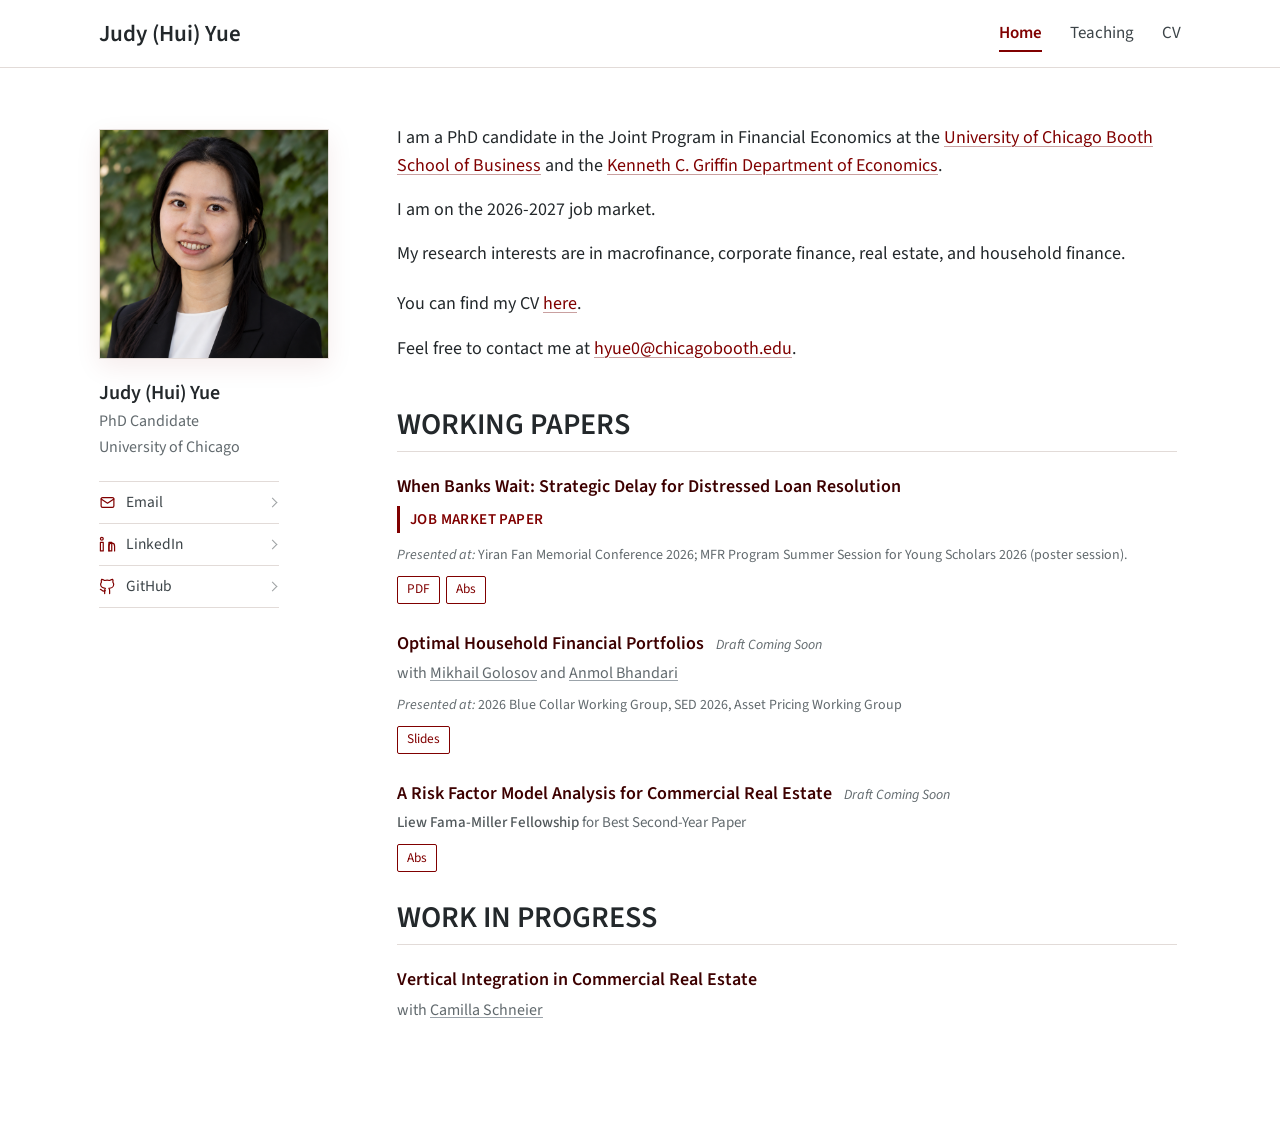
<file: index.html>
<!DOCTYPE html>
<html lang="en">
<head>
  <meta charset="UTF-8" />
  <meta name="viewport" content="width=device-width, initial-scale=1.0" />

  <title>Judy (Hui) Yue | University of Chicago</title>
  <meta name="description" content="Judy (Hui) Yue is a PhD candidate in the Joint Program in Financial Economics at the University of Chicago, working on macrofinance, corporate finance, real estate, and household finance.">
  <meta name="author" content="Judy (Hui) Yue">
  <meta name="robots" content="index,follow,max-image-preview:large">
  <link rel="canonical" href="https://judyyuehui.github.io/">

  <meta property="og:type" content="profile">
  <meta property="og:title" content="Judy (Hui) Yue | University of Chicago">
  <meta property="og:description" content="PhD candidate in Financial Economics at the University of Chicago. Research in macrofinance, corporate finance, real estate, and household finance.">
  <meta property="og:url" content="https://judyyuehui.github.io/">
  <meta property="og:image" content="https://judyyuehui.github.io/Judy_Yue.png?v=2b98957488">
  <meta property="og:image:alt" content="Portrait of Judy (Hui) Yue">
  <meta property="profile:first_name" content="Judy">
  <meta property="profile:last_name" content="Yue">
  <meta name="twitter:card" content="summary">
  <meta name="twitter:title" content="Judy (Hui) Yue | University of Chicago">
  <meta name="twitter:description" content="PhD candidate in Financial Economics at the University of Chicago.">
  <meta name="twitter:image" content="https://judyyuehui.github.io/Judy_Yue.png?v=2b98957488">

  <script type="application/ld+json">
  {
    "@context": "https://schema.org",
    "@type": "ProfilePage",
    "@id": "https://judyyuehui.github.io/#profile-page",
    "url": "https://judyyuehui.github.io/",
    "name": "Judy (Hui) Yue | University of Chicago",
    "description": "Judy (Hui) Yue is a PhD candidate in the Joint Program in Financial Economics at the University of Chicago.",
    "mainEntity": {
      "@type": "Person",
      "@id": "https://judyyuehui.github.io/#judy-yue",
      "name": "Judy (Hui) Yue",
      "givenName": "Judy",
      "familyName": "Yue",
      "url": "https://judyyuehui.github.io/",
      "image": "https://judyyuehui.github.io/Judy_Yue.png?v=2b98957488",
      "email": "mailto:hyue0@chicagobooth.edu",
      "jobTitle": "PhD Candidate in Financial Economics",
      "description": "PhD candidate researching macrofinance, corporate finance, real estate, and household finance.",
      "affiliation": [
        {
          "@type": "CollegeOrUniversity",
          "name": "University of Chicago Booth School of Business",
          "url": "https://www.chicagobooth.edu/"
        },
        {
          "@type": "CollegeOrUniversity",
          "name": "Kenneth C. Griffin Department of Economics, University of Chicago",
          "url": "https://economics.uchicago.edu/"
        }
      ],
      "knowsAbout": [
        "Macrofinance",
        "Corporate finance",
        "Real estate finance",
        "Household finance"
      ],
      "sameAs": [
        "https://github.com/judyyuehui"
      ]
    }
  }
  </script>

  <link rel="preconnect" href="https://fonts.googleapis.com">
  <link rel="preconnect" href="https://fonts.gstatic.com" crossorigin>
  <link
    href="https://fonts.googleapis.com/css2?family=Lato:wght@300;400;700&family=Source+Sans+Pro:ital,wght@0,300;0,400;0,500;0,600;0,700;1,400;1,600&display=swap"
    rel="stylesheet"
  >

  <link rel="stylesheet" href="style.css?v=20261015-square-photo" />
</head>

<body class="home-page">

  <header class="topbar">
    <a class="site-name" href="index.html">Judy (Hui) Yue</a>

    <nav class="nav-links">
      <a href="index.html" class="active-white">Home</a>
      <a href="teaching.html">Teaching</a>
      <a href="judyyue_cv.pdf">CV</a>
    </nav>
  </header>

  <main class="home-content">
    <div class="home-wrapper">

      <aside class="photo-column">
        <div class="profile-photo-frame">
          <img class="profile-photo" src="Judy_Yue.png?v=2b98957488" alt="Judy (Hui) Yue" width="1436" height="1916">
        </div>
        <h1 class="profile-name">Judy (Hui) Yue</h1>
        <p class="profile-role">PhD Candidate</p>
        <p class="profile-affiliation">University of Chicago</p>

        <div class="profile-links">
          <a href="mailto:hyue0@chicagobooth.edu">
            <svg class="profile-link-icon" viewBox="0 0 24 24" fill="none" stroke="currentColor" stroke-width="1.7" stroke-linecap="round" stroke-linejoin="round" aria-hidden="true" focusable="false">
              <rect x="3" y="5" width="18" height="14" rx="2"/>
              <path d="M3 7l9 6 9-6"/>
            </svg>
            <span>Email</span>
          </a>
          <a href="https://www.linkedin.com/in/hui-judy-yue-6956b2119/" target="_blank" rel="me noopener">
            <svg class="profile-link-icon" viewBox="0 0 24 24" fill="none" stroke="currentColor" stroke-width="1.7" stroke-linecap="round" stroke-linejoin="round" aria-hidden="true" focusable="false">
              <rect x="2" y="9" width="4" height="12"/>
              <circle cx="4" cy="4" r="2"/>
              <path d="M22 21v-7a4 4 0 0 0-8 0v7"/>
              <path d="M14 9h4v12h-4z"/>
            </svg>
            <span>LinkedIn</span>
          </a>
          <a href="https://github.com/judyyuehui" target="_blank" rel="me noopener">
            <svg class="profile-link-icon" viewBox="0 0 24 24" fill="none" stroke="currentColor" stroke-width="1.7" stroke-linecap="round" stroke-linejoin="round" aria-hidden="true" focusable="false">
              <path d="M15 22v-4a4.8 4.8 0 0 0-1-3.5c3.28 0 6.72-2 6.72-5.5A4.8 4.8 0 0 0 19.5 5.7 4.46 4.46 0 0 0 19.38 2S18.42 1.7 15 3.48a13.38 13.38 0 0 0-7 0C4.58 1.7 3.62 2 3.62 2a4.46 4.46 0 0 0-.12 3.7A4.8 4.8 0 0 0 2.28 9c0 3.5 3.44 5.5 6.72 5.5A4.8 4.8 0 0 0 8 18v4"/>
              <path d="M9 18c-4.51 2-5-2-7-2"/>
            </svg>
            <span>GitHub</span>
          </a>
        </div>
      </aside>

      <div class="bio-column">
        <p>
          I am a PhD candidate in the Joint Program in Financial Economics at the
          <a href="https://www.chicagobooth.edu/" target="_blank" rel="noopener">University of Chicago Booth School of Business</a>
          and the
          <a href="https://economics.uchicago.edu/" target="_blank" rel="noopener">Kenneth C. Griffin Department of Economics</a>.
        </p>

        <p>I am on the 2026-2027 job market.</p>

        <p class="research-summary">
          My research interests are in macrofinance, corporate finance, real
          estate, and household finance.
        </p>

        <div class="contact-block">
          <p class="cv-line">
            You can find my CV
            <a href="judyyue_cv.pdf">here</a>.
          </p>
          <p>
            Feel free to contact me at
            <a href="mailto:hyue0@chicagobooth.edu">hyue0@chicagobooth.edu</a>.
          </p>
        </div>

        <section class="home-research research-list" id="research" aria-label="Research">

          <h2 class="section-heading">Working Papers</h2>

          <article class="paper">
            <p class="paper-title">
              <strong>When Banks Wait: Strategic Delay for Distressed Loan Resolution</strong>
            </p>

            <p class="paper-jmp">Job Market Paper</p>

            <p class="paper-presentations">
              <em>Presented at:</em> Yiran Fan Memorial Conference 2026;
              MFR Program Summer Session for Young Scholars 2026 (poster session).
            </p>

            <div class="paper-actions">
              <a class="paper-action" href="judyyue_jmp.pdf" aria-label="Read job market paper (PDF)">PDF</a>
              <button class="paper-action abstract-button" type="button" aria-label="Show abstract" title="Show abstract" aria-expanded="false" aria-controls="home-abstract-when-banks-wait">Abs</button>
            </div>

            <div class="paper-abstract-panel" id="home-abstract-when-banks-wait" hidden>
              <p class="paper-abstract">
                Why do delayed loan resolution and low trading activity in
                collateral markets occur together after a sectoral shock? This
                paper proposes a price-discovery mechanism to explain these
                patterns. I develop a dynamic model of loan resolution in which
                resolving a loan reveals information that other banks can use to
                obtain higher expected prices from risk-averse developers. Price
                discovery therefore becomes a public good. Banks have incentives
                to wait for others to resolve their loans, while earlier
                resolutions encourage more resolutions in subsequent periods.
                When initial uncertainty is high, these incentives can prolong
                distress and sustain low trading activity. I test three
                predictions of the model using loan-level data from the
                commercial real estate market following the rise of work from
                home. First, earlier loan resolutions in a local market predict
                fewer loan extensions in subsequent periods, regardless of
                whether the price news is good or bad. Second, for resolutions
                involving property sales, this relationship is significantly
                stronger in states where transaction prices are publicly
                disclosed. Third, an additional prior resolution is associated
                with a larger proportional increase in subsequent resolution
                probability in markets with greater exposure to work from home.
                Together, these findings support a mechanism whereby
                individually optimal waiting for information can lead to a
                persistently cold market and delayed resolution of distressed
                loans.
              </p>
            </div>
          </article>

          <article class="paper">
            <p class="paper-title">
              <strong>Optimal Household Financial Portfolios</strong>
              <em class="draft-note">Draft Coming Soon</em>
            </p>

            <p class="paper-note">
              with <a class="coauthor-link" href="https://voices.uchicago.edu/golosov/" target="_blank" rel="noopener">Mikhail Golosov</a> and <a class="coauthor-link" href="https://www.bhandarianmol.com/" target="_blank" rel="noopener">Anmol Bhandari</a>
            </p>

            <p class="paper-presentations">
              <em>Presented at:</em> 2026 Blue Collar Working Group, SED 2026, Asset Pricing Working Group
            </p>

            <div class="paper-actions">
              <a class="paper-action" href="https://www.bhandarianmol.com/s/slides_draft03h.pdf" target="_blank" rel="noopener" aria-label="View slides for Optimal Household Financial Portfolios (PDF)">Slides</a>
            </div>
          </article>

          <article class="paper">
            <p class="paper-title">
              <strong>A Risk Factor Model Analysis for Commercial Real Estate</strong>
              <em class="draft-note">Draft Coming Soon</em>
            </p>

            <p class="paper-award">
              <span class="paper-award-text">
                <strong>Liew Fama-Miller Fellowship</strong> for Best Second-Year Paper
              </span>
            </p>

            <div class="paper-actions">
              <button class="paper-action abstract-button" type="button" aria-label="Show abstract" title="Show abstract" aria-expanded="false" aria-controls="home-abstract-cre-risk-factor">Abs</button>
            </div>

            <div class="paper-abstract-panel" id="home-abstract-cre-risk-factor" hidden>
              <p class="paper-abstract">
                This study investigates how risks in other financial markets
                affect returns in CRE. I introduce a new approach that blends
                traditional analysis with a technique to adjust for price delays
                caused by slow market activity. The research finds that factors
                related to bonds are better predictors of CRE returns than those
                related to stocks. This suggests that CRE might protect against
                certain financial risks. The study also shows that CRE returns
                are influenced by economic cycles and credit availability.
                Interestingly, CREs with higher exposure to risks in the
                financial sector tend to have lower returns, indicating that CRE
                may help reduce certain financial system risks.
              </p>
            </div>
          </article>

          <h2 class="section-heading section-heading-secondary">Work in Progress</h2>

          <article class="paper">
            <p class="paper-title">
              <strong>Vertical Integration in Commercial Real Estate</strong>
            </p>
            <p class="paper-note">
              with <a class="coauthor-link" href="https://camillaschneier.github.io/" target="_blank" rel="noopener">Camilla Schneier</a>
            </p>
          </article>

        </section>
      </div>

    </div>
  </main>

  <script>
    document.querySelectorAll(".abstract-button").forEach((button) => {
      button.addEventListener("click", () => {
        const panel = document.getElementById(button.getAttribute("aria-controls"));
        const isExpanded = button.getAttribute("aria-expanded") === "true";

        button.setAttribute("aria-expanded", String(!isExpanded));
        button.setAttribute("aria-label", isExpanded ? "Show abstract" : "Hide abstract");
        button.setAttribute("title", isExpanded ? "Show abstract" : "Hide abstract");
        panel.hidden = isExpanded;
      });
    });
  </script>

</body>
</html>
</file>
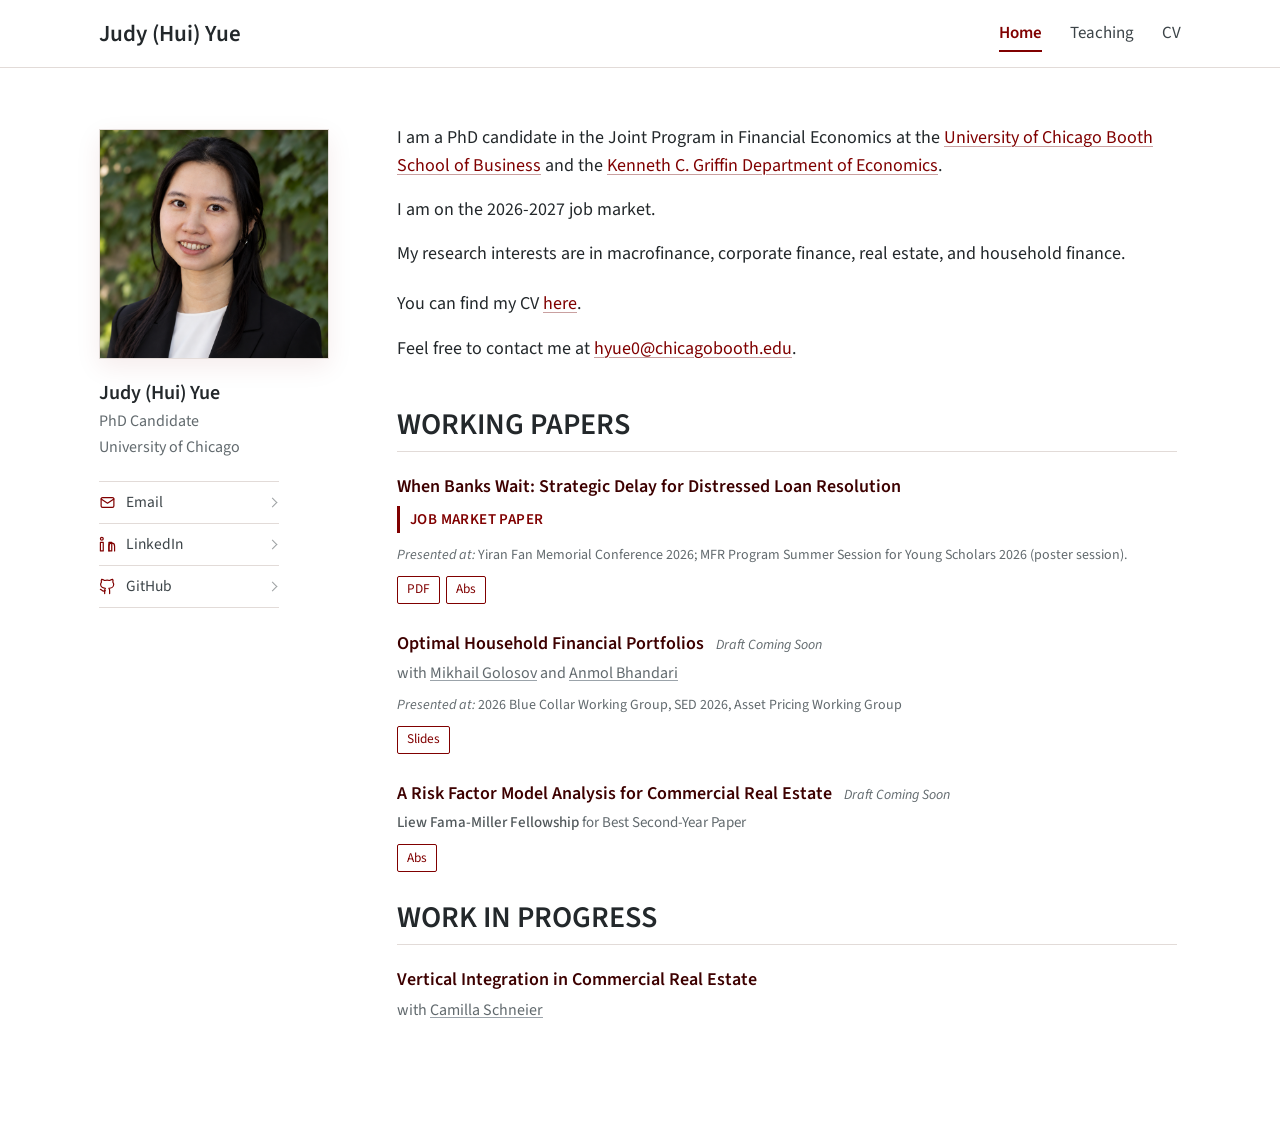
<file: research.html>
<!DOCTYPE html>
<html lang="en">
<head>
  <meta charset="UTF-8" />
  <meta name="viewport" content="width=device-width, initial-scale=1.0" />

  <title>Research | Judy (Hui) Yue</title>
  <meta name="description" content="Research by Judy (Hui) Yue in macrofinance, corporate finance, real estate, and household finance." />
  <link rel="canonical" href="https://judyyuehui.github.io/#research" />
  <meta http-equiv="refresh" content="0; url=index.html#research" />

  <script>
    window.location.replace("index.html#research");
  </script>
</head>
<body>
  <p>Research is now available on the <a href="index.html#research">homepage</a>.</p>
</body>
</html>
</file>
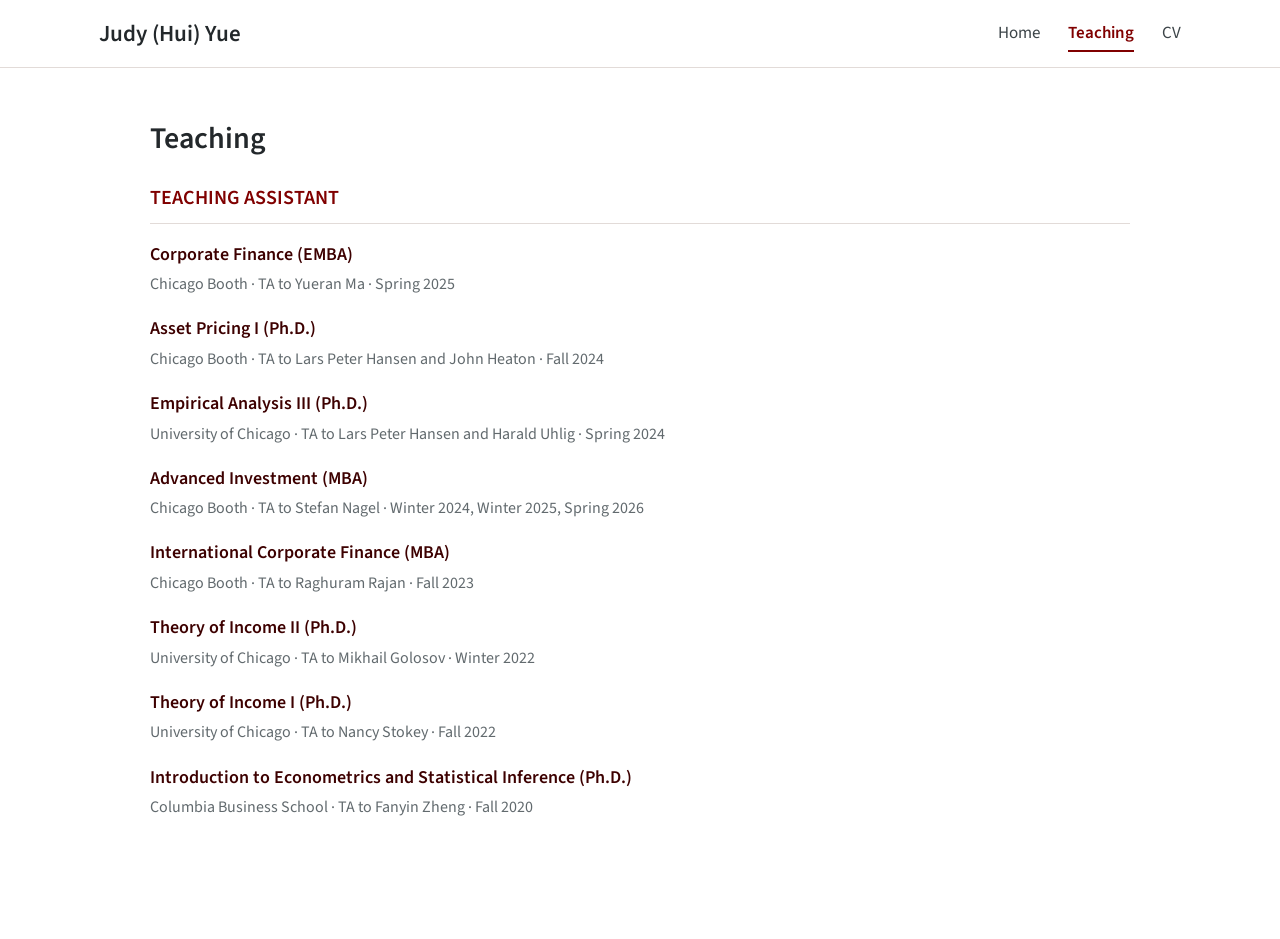
<file: teaching.html>
<!DOCTYPE html>
<html lang="en">
<head>
  <meta charset="UTF-8" />
  <meta name="viewport" content="width=device-width, initial-scale=1.0" />

  <title>Teaching | Judy (Hui) Yue</title>
  <meta name="description" content="Teaching experience of Judy (Hui) Yue at the University of Chicago Booth School of Business and Columbia Business School.">
  <link rel="canonical" href="https://judyyuehui.github.io/teaching.html">

  <meta property="og:type" content="article">
  <meta property="og:title" content="Teaching | Judy (Hui) Yue">
  <meta property="og:description" content="Teaching assistant experience at Chicago Booth, University of Chicago, and Columbia Business School.">
  <meta property="og:url" content="https://judyyuehui.github.io/teaching.html">
  <meta property="og:image" content="https://judyyuehui.github.io/Judy_Yue.png?v=2b98957488">

  <link rel="preconnect" href="https://fonts.googleapis.com">
  <link rel="preconnect" href="https://fonts.gstatic.com" crossorigin>
  <link
    href="https://fonts.googleapis.com/css2?family=Lato:wght@300;400;700&family=Source+Sans+Pro:ital,wght@0,300;0,400;0,500;0,600;0,700;1,400;1,600&display=swap"
    rel="stylesheet"
  >

  <link rel="stylesheet" href="style.css" />
</head>

<body class="teaching-page">

  <header class="topbar">
    <a class="site-name" href="index.html">Judy (Hui) Yue</a>

    <nav class="nav-links">
      <a href="index.html">Home</a>
      <a href="teaching.html" class="active-white">Teaching</a>
      <a href="judyyue_cv.pdf">CV</a>
    </nav>
  </header>

  <main class="page-content">
    <div class="page-wrapper">

      <h1 class="page-title">Teaching</h1>

      <div class="research-list teaching-list">

        <h2 class="section-heading">Teaching Assistant</h2>

        <article class="paper">
          <p class="paper-title">
            <strong>Corporate Finance (EMBA)</strong>
          </p>
          <p class="paper-note">
            Chicago Booth &middot; TA to Yueran Ma &middot; Spring 2025
          </p>
        </article>

        <article class="paper">
          <p class="paper-title">
            <strong>Asset Pricing I (Ph.D.)</strong>
          </p>
          <p class="paper-note">
            Chicago Booth &middot; TA to Lars Peter Hansen and John Heaton &middot; Fall 2024
          </p>
        </article>

        <article class="paper">
          <p class="paper-title">
            <strong>Empirical Analysis III (Ph.D.)</strong>
          </p>
          <p class="paper-note">
            University of Chicago &middot; TA to Lars Peter Hansen and Harald Uhlig &middot; Spring 2024
          </p>
        </article>

        <article class="paper">
          <p class="paper-title">
            <strong>Advanced Investment (MBA)</strong>
          </p>
          <p class="paper-note">
            Chicago Booth &middot; TA to Stefan Nagel &middot; Winter 2024, Winter 2025, Spring 2026
          </p>
        </article>

        <article class="paper">
          <p class="paper-title">
            <strong>International Corporate Finance (MBA)</strong>
          </p>
          <p class="paper-note">
            Chicago Booth &middot; TA to Raghuram Rajan &middot; Fall 2023
          </p>
        </article>

        <article class="paper">
          <p class="paper-title">
            <strong>Theory of Income II (Ph.D.)</strong>
          </p>
          <p class="paper-note">
            University of Chicago &middot; TA to Mikhail Golosov &middot; Winter 2022
          </p>
        </article>

        <article class="paper">
          <p class="paper-title">
            <strong>Theory of Income I (Ph.D.)</strong>
          </p>
          <p class="paper-note">
            University of Chicago &middot; TA to Nancy Stokey &middot; Fall 2022
          </p>
        </article>

        <article class="paper">
          <p class="paper-title">
            <strong>Introduction to Econometrics and Statistical Inference (Ph.D.)</strong>
          </p>
          <p class="paper-note">
            Columbia Business School &middot; TA to Fanyin Zheng &middot; Fall 2020
          </p>
        </article>

      </div>
    </div>
  </main>

</body>
</html>
</file>
<file: style.css>
/* =========================================================
   Design tokens
   ========================================================= */

:root {
  --topbar-height: 68px;

  --home-content-width: 1130px;
  --interior-content-width: 980px;

  --home-paper: #ffffff;
  --home-ink: #23282b;
  --home-muted: #626a6e;
  --home-accent: #800000;
  --home-accent-hover: #5c0000;
  --home-line: #e2dbd8;
  --paper-title: #3d0000;
  --link-blue: #800000;
}

/* =========================================================
   Base
   ========================================================= */

* {
  box-sizing: border-box;
}

html,
body {
  margin: 0;
  padding: 0;
}

body {
  font-family: "Source Sans Pro", "Lato", Arial, sans-serif;
  color: var(--home-ink);
  background: var(--home-paper);
  font-size: 18px;
  line-height: 1.65;
  -webkit-font-smoothing: antialiased;
  -moz-osx-font-smoothing: grayscale;
}

a {
  color: var(--home-accent);
  text-decoration: underline;
  text-decoration-color: #c9a0a0;
  text-decoration-thickness: 1px;
  text-underline-offset: 3px;
  transition: color 150ms ease, text-decoration-color 150ms ease;
}

a:hover {
  color: var(--home-accent-hover);
  text-decoration-color: var(--home-accent-hover);
}

a:focus-visible {
  outline: 2px solid #c9a0a0;
  outline-offset: 3px;
}

/* =========================================================
   Top navigation
   ========================================================= */

.topbar {
  height: var(--topbar-height);
  background: var(--home-paper);
  color: var(--home-ink);

  display: flex;
  align-items: center;
  justify-content: space-between;

  padding-right: max(24px, calc((100vw - var(--home-content-width)) / 2 + 24px));
  padding-left: max(24px, calc((100vw - var(--home-content-width)) / 2 + 24px));

  border-bottom: 1px solid var(--home-line);
}

.site-name {
  color: var(--home-ink);
  font-size: 23px;
  font-weight: 600;
  text-decoration: none;
}

.site-name:hover {
  color: var(--home-accent-hover);
}

.nav-links {
  display: flex;
  align-items: center;
  gap: 28px;
}

.nav-links a {
  padding: 4px 0 3px;
  border-bottom: 2px solid transparent;
  color: #3c4448;
  font-size: 17px;
  font-weight: 400;
  text-decoration: none;
}

.nav-links a:hover {
  color: var(--home-accent-hover);
}

.nav-links a.active-white {
  border-bottom-color: var(--home-accent);
  color: var(--home-accent);
  font-weight: 600;
}

/* =========================================================
   Home page — sidebar + bio layout
   ========================================================= */

.home-content {
  padding-top: 56px;
  padding-bottom: 80px;
  min-height: calc(100vh - var(--topbar-height));
}

.home-wrapper {
  max-width: var(--home-content-width);
  margin: 0 auto;

  display: grid;
  grid-template-columns: 230px minmax(0, 1fr);
  column-gap: 68px;
  align-items: start;

  padding: 0 24px;
}

.photo-column {
  width: 100%;
  padding-top: 5px;
  position: sticky;
  top: 24px;
}

.profile-photo-frame {
  width: 230px;
  max-width: 100%;
  aspect-ratio: 1;
  border-radius: 0;
  border: 1px solid var(--home-line);
  background: #faf5f5;
  box-shadow: 0 8px 24px rgba(128, 0, 0, 0.08);
  overflow: hidden;
}

.profile-photo {
  width: 100%;
  height: 100%;
  display: block;
  object-fit: cover;
  object-position: center center;
}

.profile-name {
  margin: 22px 0 4px 0;
  color: var(--home-ink);
  font-size: 20px;
  font-weight: 600;
  line-height: 1.25;
}

.profile-role,
.profile-affiliation {
  margin: 0 0 4px 0;
  color: var(--home-muted);
  font-size: 16px;
  font-weight: 400;
  line-height: 1.4;
}

.profile-links {
  width: 180px;
  margin: 22px 0 0 0;
  border-top: 1px solid var(--home-line);
  color: var(--home-muted);
  font-size: 15.5px;
  line-height: 1.35;
}

.profile-links a {
  display: flex;
  align-items: center;
  gap: 10px;
  width: 100%;
  min-height: 42px;
  margin: 0;
  border-bottom: 1px solid var(--home-line);
  color: #3c4448;
  text-decoration: none;
  white-space: nowrap;
  transition: color 150ms ease, background-color 150ms ease;
}

.profile-links a::after {
  width: 6px;
  height: 6px;
  margin-right: 3px;
  border-top: 1px solid currentColor;
  border-right: 1px solid currentColor;
  content: "";
  opacity: 0.5;
  transform: rotate(45deg);
}

.profile-links a span {
  flex: 1;
}

.profile-link-icon {
  width: 17px;
  height: 17px;
  flex: 0 0 17px;
  color: var(--home-accent);
}

.profile-links a:hover {
  color: var(--home-accent-hover);
  background: #fbf5f5;
}

/* Bio column */

.bio-column {
  max-width: 780px;
  padding-top: 0;
}

.bio-column h2 {
  margin: 0 0 22px 0;
  color: var(--home-ink);
  font-size: 30px;
  font-weight: 600;
  line-height: 1.25;
}

.bio-column > p {
  margin: 0 0 16px 0;
  font-size: 18px;
  font-weight: 400;
  line-height: 1.55;
}

.bio-column > p a {
  color: var(--home-accent);
  text-decoration-color: #c9a0a0;
}

.bio-column > p a:hover {
  color: var(--home-accent-hover);
  text-decoration-color: var(--home-accent-hover);
}

.research-summary {
  text-align: justify;
  text-align-last: left;
}

.contact-block {
  margin-top: 22px;
}

.contact-block p {
  margin-bottom: 6px;
  line-height: 1.5;
}

.contact-block .cv-line {
  margin-bottom: 6px;
}

.home-research {
  margin-top: 44px;
  scroll-margin-top: 24px;
}

/* =========================================================
   Interior pages (research / teaching)
   ========================================================= */

.page-content {
  padding-top: 52px;
  padding-bottom: 100px;
  min-height: 650px;
}

.page-wrapper {
  width: min(
    var(--interior-content-width),
    calc(100vw - 96px)
  );
  margin: 0 auto;
}

.page-title {
  margin: 0 0 24px 0;
  color: var(--home-ink);
  font-size: 30px;
  font-weight: 600;
  line-height: 1.25;
}

.section-heading {
  margin: 0 0 18px 0;
  padding-bottom: 8px;
  border-bottom: 1px solid var(--home-line);
  color: var(--home-accent);
  font-size: 20px;
  font-weight: 600;
  letter-spacing: 0;
  text-transform: uppercase;
}

.section-heading-secondary {
  margin-top: 44px;
}

/* =========================================================
   Paper listings
   ========================================================= */

.paper {
  margin-bottom: 27px;
}

.paper-title {
  margin: 0 0 6px 0;
  font-size: 18px;
  line-height: 1.42;
}

.paper-title strong {
  color: var(--paper-title);
  font-weight: 600;
}

.paper-title-link {
  color: inherit;
  text-decoration: underline;
  text-decoration-color: transparent;
  text-decoration-thickness: 1px;
  text-underline-offset: 3px;
  transition: color 150ms ease, text-decoration-color 150ms ease;
}

.paper-title-link:hover,
.paper-title-link:focus-visible {
  color: var(--home-accent-hover);
  text-decoration-color: currentColor;
}

.draft-note {
  margin-left: 8px;
  color: var(--home-muted);
  font-size: 14px;
  font-weight: 400;
  font-style: italic;
  white-space: nowrap;
}

.paper-note {
  margin: 0 0 10px 0;
  color: var(--home-muted);
  font-size: 12pt;
  line-height: 1.45;
}

.coauthor-link,
.coauthor-link:visited {
  color: inherit;
  font-family: inherit;
  font-size: inherit;
  font-style: inherit;
  font-weight: inherit;
  text-decoration: underline;
  text-decoration-color: #9ba3aa;
  text-decoration-thickness: 1px;
  text-underline-offset: 2px;
}

.coauthor-link:hover {
  color: var(--home-accent);
  text-decoration-color: currentColor;
}

.paper-status {
  width: fit-content;
  margin: 2px 0 12px 0;
  padding: 3px 0 3px 10px;
  border-left: 2px solid #c9a0a0;
  color: var(--home-muted);
  font-size: 15px;
  line-height: 1.45;
}

.paper-jmp {
  width: fit-content;
  margin: 2px 0 12px 0;
  padding: 3px 0 3px 10px;
  border-left: 3px solid var(--home-accent);
  color: var(--home-accent);
  font-size: 15px;
  font-weight: 600;
  letter-spacing: 0.4px;
  text-transform: uppercase;
  line-height: 1.45;
}

.journal-name {
  color: var(--home-ink);
  font-size: 16px;
  font-style: italic;
  font-weight: 600;
}

.paper-award {
  width: fit-content;
  max-width: 100%;
  margin: 0 0 10px 0;
  font-size: 15px;
  line-height: 1.45;
}

.paper-award-link {
  color: var(--home-muted);
  text-decoration: underline;
  text-decoration-color: #b8bec1;
  text-decoration-thickness: 1px;
  text-underline-offset: 3px;
}

.paper-award-link strong {
  color: #51585b;
  font-weight: 500;
}

.paper-award-link:hover,
.paper-award-link:focus-visible {
  color: var(--home-accent-hover);
  text-decoration-color: currentColor;
}

.paper-award-text {
  color: var(--home-muted);
  font-size: 15px;
  line-height: 1.45;
}

.paper-award-text strong {
  color: #51585b;
  font-weight: 500;
}

.paper-presentations {
  margin: 0 0 10px 0;
  color: var(--home-muted);
  font-size: 10.5pt;
  line-height: 1.45;
}

/* Paper action pills */

.paper-actions {
  display: flex;
  align-items: center;
  flex-wrap: wrap;
  gap: 6px;
  margin: 0;
}

.paper-action {
  display: inline-flex;
  align-items: center;
  justify-content: center;
  min-height: 28px;
  padding: 2px 9px;
  border: 1px solid var(--link-blue);
  border-radius: 2px;
  background: transparent;
  color: var(--link-blue);
  cursor: pointer;
  font-family: inherit;
  font-size: 10pt;
  font-weight: 400;
  line-height: 1.25;
  text-decoration: none;
}

.paper-action:hover,
.paper-action:focus-visible,
.abstract-button[aria-expanded="true"] {
  background: #f5e8e8;
  color: var(--home-accent-hover);
  border-color: var(--home-accent-hover);
}

.paper-abstract-panel {
  margin-top: 14px;
}

.paper-abstract {
  margin: 0;
  font-size: 16px;
  line-height: 1.68;
  text-align: justify;
}

/* =========================================================
   Teaching listing (compact rows)
   ========================================================= */

.teaching-list .paper {
  margin-bottom: 20px;
}

/* =========================================================
   Mobile layout
   ========================================================= */

@media (max-width: 900px) {
  :root {
    --topbar-height: auto;
  }

  body {
    font-size: 16px;
  }

  .topbar {
    flex-direction: column;
    align-items: flex-start;
    gap: 12px;
    padding: 16px 22px;
  }

  .nav-links {
    gap: 18px;
    flex-wrap: wrap;
  }

  .nav-links a {
    font-size: 16px;
  }

  .home-content {
    padding-top: 46px;
    padding-bottom: 60px;
  }

  .home-wrapper {
    grid-template-columns: 1fr;
    row-gap: 38px;
    padding: 0 24px;
  }

  .photo-column {
    display: flex;
    flex-direction: column;
    align-items: center;
    padding-top: 0;
    position: static;
    text-align: center;
  }

  .profile-photo-frame {
    width: 220px;
  }

  .profile-name {
    margin-top: 16px;
  }

  .profile-links {
    width: 100%;
    max-width: 320px;
  }

  .bio-column {
    max-width: 100%;
  }

  .bio-column h2 {
    font-size: 26px;
  }

  .bio-column > p {
    font-size: 17px;
  }

  .research-summary {
    text-align: left;
  }

  .page-content {
    padding-top: 42px;
    padding-bottom: 70px;
  }

  .page-wrapper {
    width: calc(100vw - 48px);
  }

  .page-title {
    font-size: 26px;
  }

  .section-heading {
    font-size: 19px;
  }

  .paper-title {
    font-size: 17px;
  }

  .paper-note,
  .paper-abstract {
    font-size: 12pt;
  }
}
</file>
